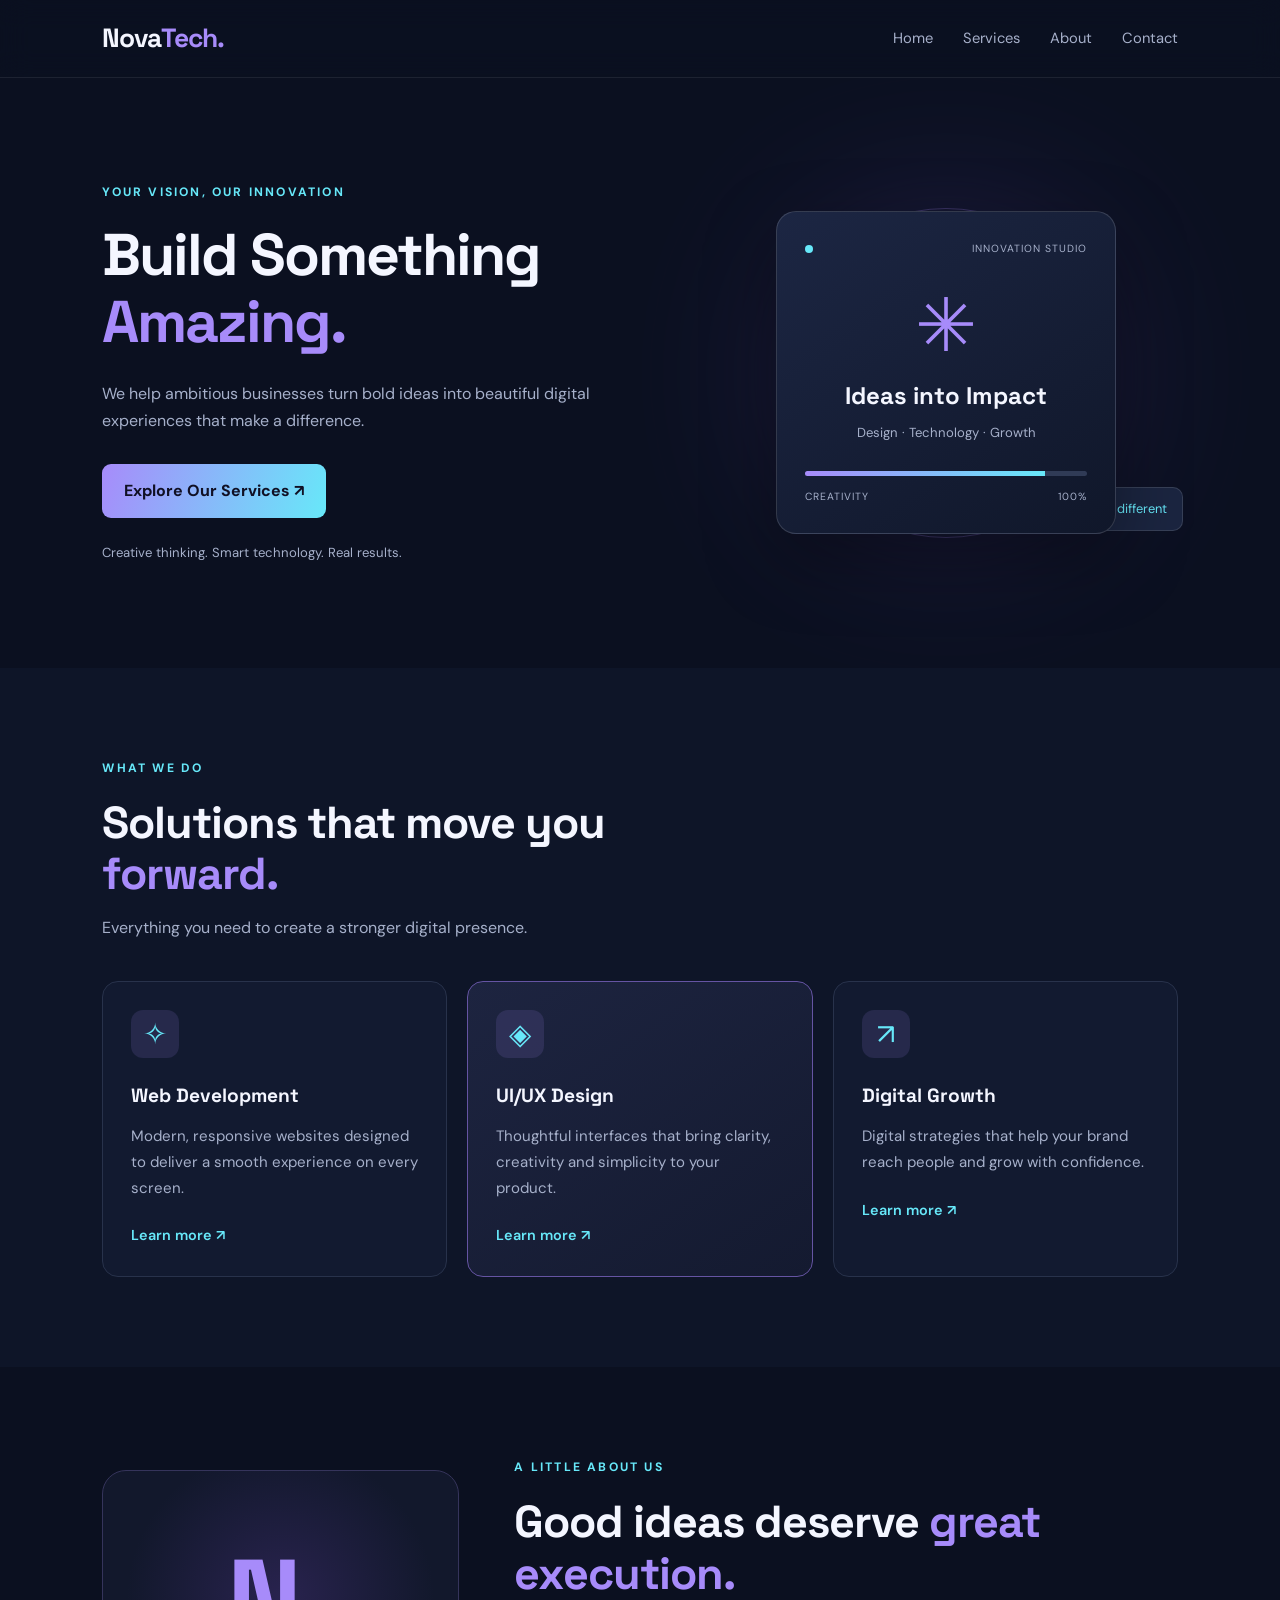
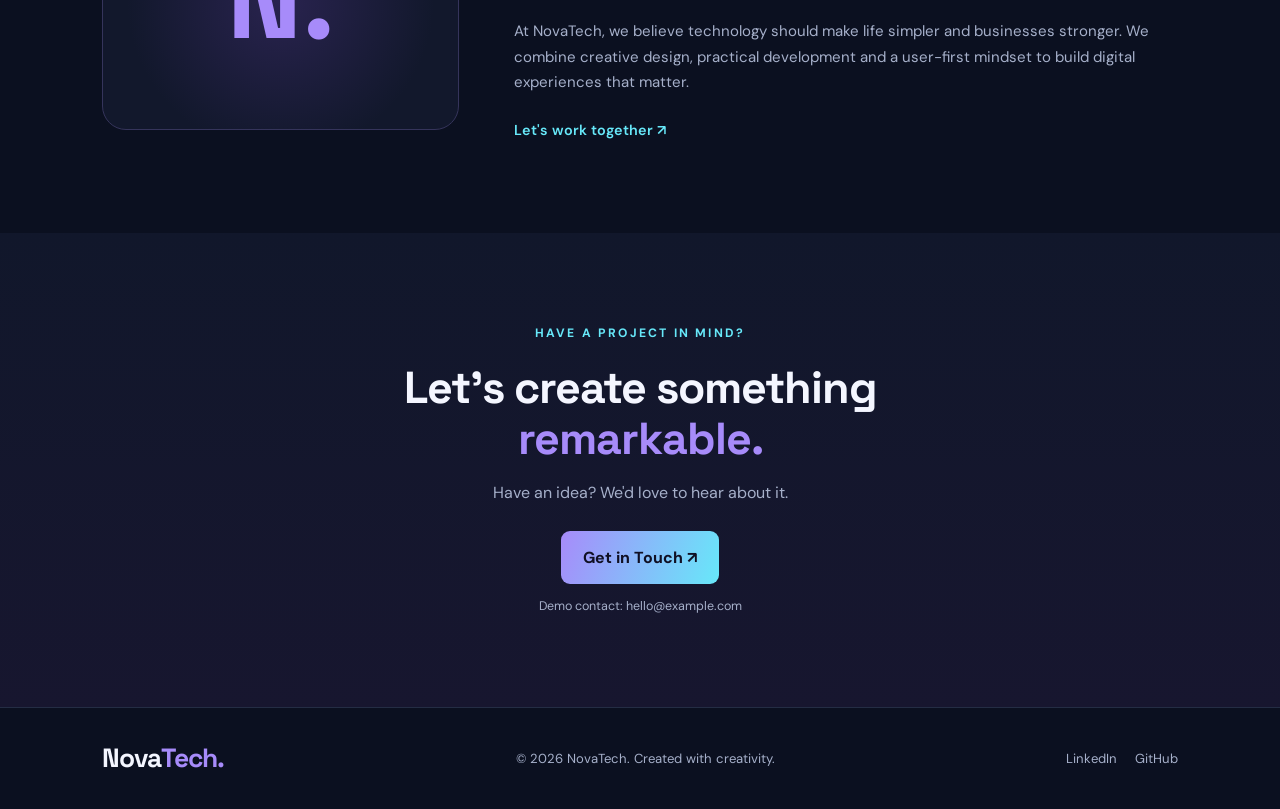
<file: WebDev-L1-LandingPage/index.html>
<!DOCTYPE html>
<html lang="en">
<head>
    <meta charset="UTF-8">
    <meta name="viewport" content="width=device-width, initial-scale=1.0">
    <meta name="description" content="NovaTech helps businesses grow with modern digital solutions.">
    <title>NovaTech | Digital Solutions</title>
    <link rel="stylesheet" href="style.css">
</head>
<body>

    <header class="navbar">
        <a href="#home" class="logo">Nova<span>Tech.</span></a>

        <nav aria-label="Main navigation">
            <a href="#home">Home</a>
            <a href="#services">Services</a>
            <a href="#about">About</a>
            <a href="#contact">Contact</a>
        </nav>
    </header>

    <main>
        <section class="hero" id="home">
            <div class="hero-content">
                <p class="eyebrow">YOUR VISION, OUR INNOVATION</p>
                <h1>Build Something <span>Amazing.</span></h1>
                <p class="hero-description">
                    We help ambitious businesses turn bold ideas into
                    beautiful digital experiences that make a difference.
                </p>
                <a href="#services" class="btn">Explore Our Services ↗</a>
                <p class="trust-text">Creative thinking. Smart technology. Real results.</p>
            </div>

            <div class="hero-visual" aria-label="Digital innovation illustration">
                <div class="orbit orbit-one"></div>
                <div class="orbit orbit-two"></div>
                <div class="glow"></div>
                <div class="visual-card">
                    <div class="card-top">
                        <span class="status-dot"></span>
                        <span>INNOVATION STUDIO</span>
                    </div>
                    <div class="visual-symbol">✳</div>
                    <h2>Ideas into Impact</h2>
                    <p>Design · Technology · Growth</p>
                    <div class="progress-line"><span></span></div>
                    <div class="visual-bottom">
                        <span>CREATIVITY</span>
                        <span>100%</span>
                    </div>
                </div>
                <div class="floating-badge">✦ Think different</div>
            </div>
        </section>

        <section class="services section" id="services">
            <div class="section-heading">
                <p class="eyebrow">WHAT WE DO</p>
                <h2>Solutions that move you <span>forward.</span></h2>
                <p>Everything you need to create a stronger digital presence.</p>
            </div>

            <div class="service-grid">
                <article class="service-card">
                    <div class="service-icon">✧</div>
                    <h3>Web Development</h3>
                    <p>Modern, responsive websites designed to deliver a smooth experience on every screen.</p>
                    <a href="#contact">Learn more ↗</a>
                </article>

                <article class="service-card featured">
                    <div class="service-icon">◈</div>
                    <h3>UI/UX Design</h3>
                    <p>Thoughtful interfaces that bring clarity, creativity and simplicity to your product.</p>
                    <a href="#contact">Learn more ↗</a>
                </article>

                <article class="service-card">
                    <div class="service-icon">↗</div>
                    <h3>Digital Growth</h3>
                    <p>Digital strategies that help your brand reach people and grow with confidence.</p>
                    <a href="#contact">Learn more ↗</a>
                </article>
            </div>
        </section>

        <section class="about section" id="about">
            <div class="about-mark">N.</div>
            <div class="about-content">
                <p class="eyebrow">A LITTLE ABOUT US</p>
                <h2>Good ideas deserve <span>great execution.</span></h2>
                <p>
                    At NovaTech, we believe technology should make life simpler
                    and businesses stronger. We combine creative design,
                    practical development and a user-first mindset to build
                    digital experiences that matter.
                </p>
                <a href="#contact" class="text-link">Let's work together ↗</a>
            </div>
        </section>

        <section class="contact section" id="contact">
            <p class="eyebrow">HAVE A PROJECT IN MIND?</p>
            <h2>Let's create something <span>remarkable.</span></h2>
            <p>Have an idea? We'd love to hear about it.</p>
            <a href="mailto:hello@example.com" class="btn">Get in Touch ↗</a>
            <p class="small-note">Demo contact: hello@example.com</p>
        </section>
    </main>

    <footer class="footer">
        <a href="#home" class="logo">Nova<span>Tech.</span></a>
        <p>© 2026 NovaTech. Created with creativity.</p>
        <div class="social-links">
            <a href="https://www.linkedin.com/" target="_blank" rel="noopener noreferrer">LinkedIn</a>
            <a href="https://github.com/" target="_blank" rel="noopener noreferrer">GitHub</a>
        </div>
    </footer>

</body>
</html>
</file>
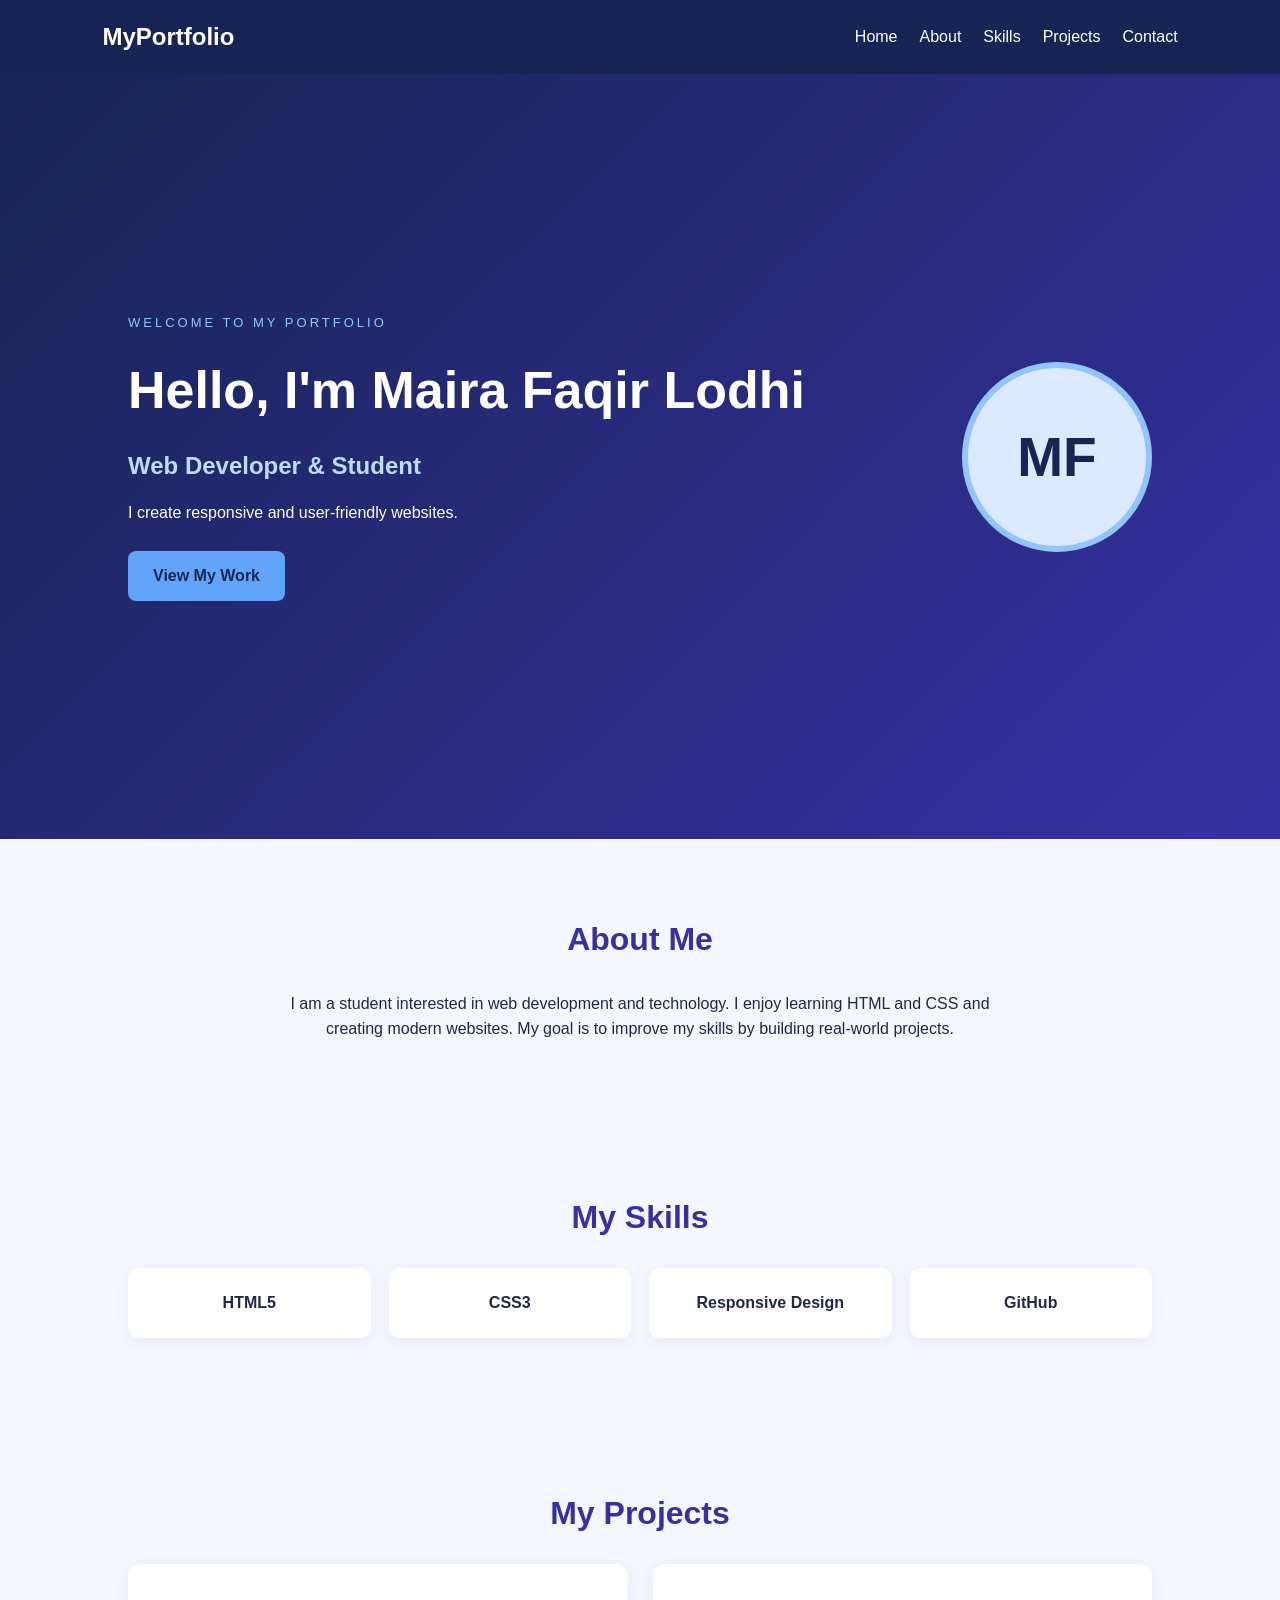
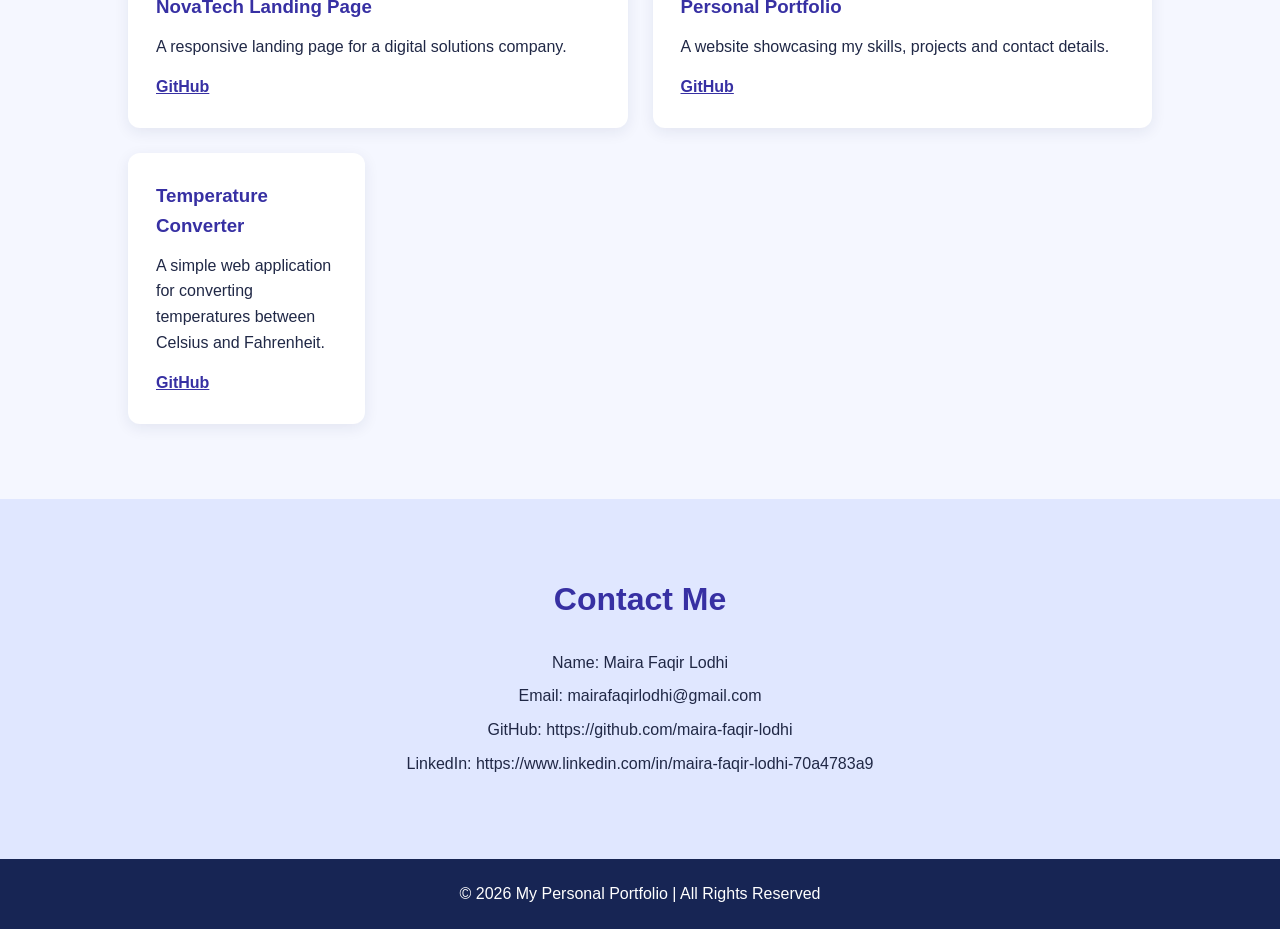
<file: WebDev-L1-Personal-Portfolio/index.html>
<!DOCTYPE html>
<html lang="en">
<head>
    <meta charset="UTF-8">
    <meta name="viewport" content="width=device-width, initial-scale=1.0">
    <title>My Personal Portfolio</title>
    <link rel="stylesheet" href="style.css">
</head>
<body>

    <header>
        <nav class="navbar">
            <h2>MyPortfolio</h2>
            <ul>
                <li><a href="#home">Home</a></li>
                <li><a href="#about">About</a></li>
                <li><a href="#skills">Skills</a></li>
                <li><a href="#projects">Projects</a></li>
                <li><a href="#contact">Contact</a></li>
            </ul>
        </nav>
    </header>

    <section id="home" class="hero">
        <div>
            <p class="welcome">WELCOME TO MY PORTFOLIO</p>
            <h1>Hello, I'm Maira Faqir Lodhi</h1>
            <h2>Web Developer & Student</h2>
            <p>I create responsive and user-friendly websites.</p>
            <a href="#projects" class="btn">View My Work</a>
        </div>
        <div class="avatar">MF</div>
    </section>

    <section id="about" class="section">
        <h2>About Me</h2>
        <p>
            I am a student interested in web development and technology.
            I enjoy learning HTML and CSS and creating modern websites.
            My goal is to improve my skills by building real-world projects.
        </p>
    </section>

    <section id="skills" class="section">
        <h2>My Skills</h2>
        <div class="skills">
            <div>HTML5</div>
            <div>CSS3</div>
            <div>Responsive Design</div>
            <div>GitHub</div>
        </div>
    </section>

    <section id="projects" class="section">
        <h2>My Projects</h2>
        <div class="project-container">
            <div class="project-card">
                <h3>NovaTech Landing Page</h3>
                <p>A responsive landing page for a digital solutions company.</p>
                <a href="https://github.com/" target="_blank">GitHub</a>
            </div>

            <div class="project-card">
                <h3>Personal Portfolio</h3>
                <p>A website showcasing my skills, projects and contact details.</p>
                <a href="https://github.com/" target="_blank">GitHub</a>
            </div>
            <div class="project-container">
            <div class="project-card">
                <h3>Temperature Converter</h3>
                <p>A simple web application for converting temperatures between Celsius and Fahrenheit.</p>
                <a href="https://github.com/" target="_blank">GitHub</a>
            </div>
        </div>
    </section>

    <section id="contact" class="section">
        <h2>Contact Me</h2>
        <p>Name: Maira Faqir Lodhi</p>
        <p>Email: mairafaqirlodhi@gmail.com</p>
        <p>GitHub: https://github.com/maira-faqir-lodhi</p>
        <p>LinkedIn: https://www.linkedin.com/in/maira-faqir-lodhi-70a4783a9</p>
    </section>

    <footer>
        <p>© 2026 My Personal Portfolio | All Rights Reserved</p>
    </footer>

</body>
</html>
</file>
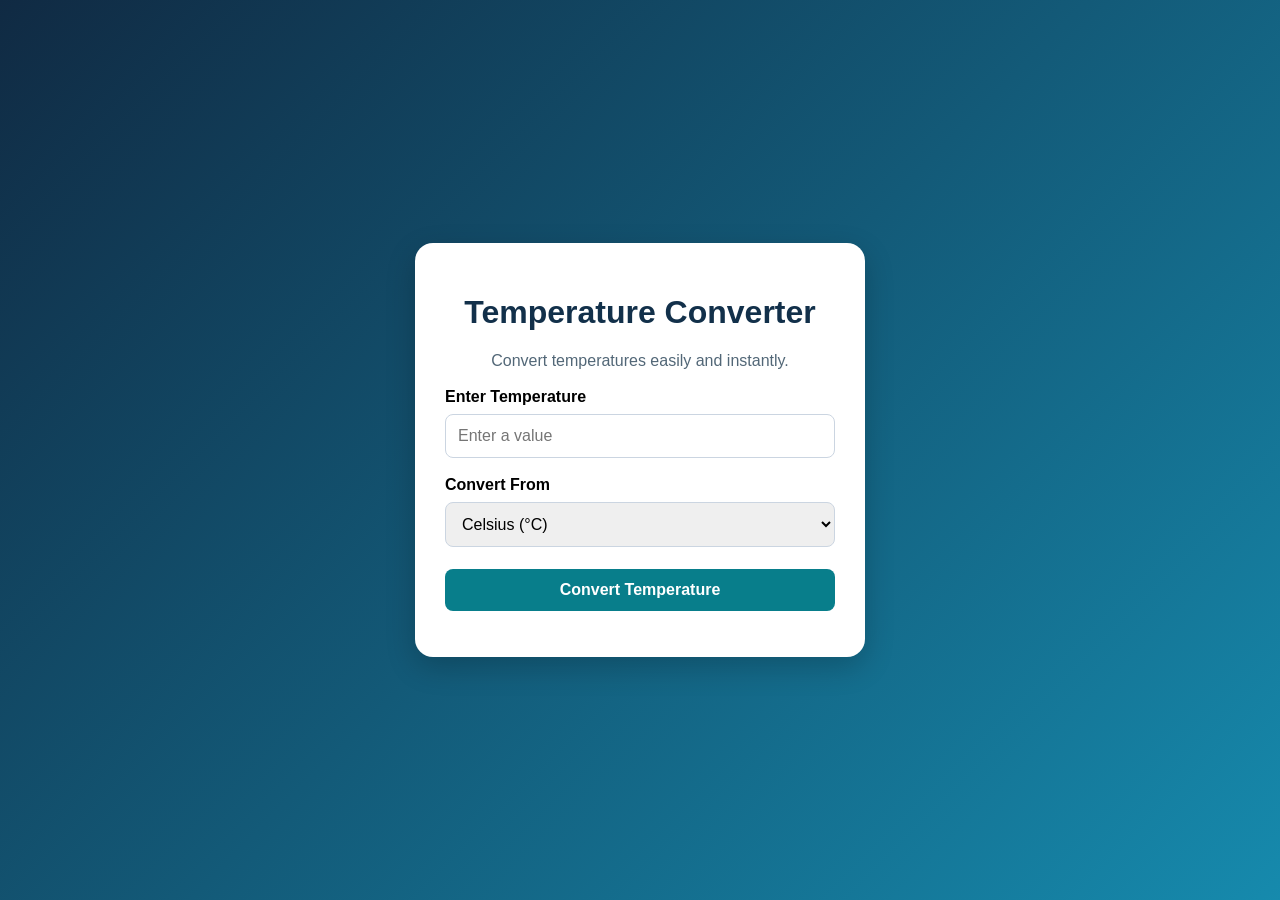
<file: WebDev-L1-Temperature-Converter/index.html>
<!DOCTYPE html>
<html lang="en">
<head>
    <meta charset="UTF-8">
    <meta name="viewport" content="width=device-width, initial-scale=1.0">
    <title>Temperature Converter</title>
    <link rel="stylesheet" href="style.css">
    <script src="script.js" defer></script>
</head>
<body>
    <main class="converter">
        <h1>Temperature Converter</h1>
        <p>Convert temperatures easily and instantly.</p>

        <label for="temperature">Enter Temperature</label>
        <input type="number" id="temperature"
               placeholder="Enter a value" step="any">

        <label for="unit">Convert From</label>
        <select id="unit">
            <option value="C">Celsius (°C)</option>
            <option value="F">Fahrenheit (°F)</option>
            <option value="K">Kelvin (K)</option>
        </select>

        <button id="convertBtn">Convert Temperature</button>

        <p id="message" role="alert"></p>

        <section id="results" aria-live="polite" hidden>
            <h2>Conversion Results</h2>
            <p id="celsius"></p>
            <p id="fahrenheit"></p>
            <p id="kelvin"></p>
        </section>
    </main>
</body>
</html>
</file>
<file: WebDev-L1-LandingPage/style.css>
@import url('https://fonts.googleapis.com/css2?family=DM+Sans:wght@400;500;600;700&family=Space+Grotesk:wght@400;500;600;700&display=swap');

:root {
    --bg: #0b1020;
    --panel: #121a30;
    --text: #f4f6ff;
    --muted: #a6b0ca;
    --accent: #a78bfa;
    --cyan: #67e8f9;
}

* {
    margin: 0;
    padding: 0;
    box-sizing: border-box;
}

html {
    scroll-behavior: smooth;
    scroll-padding-top: 90px;
}

body {
    font-family: 'DM Sans', sans-serif;
    background: var(--bg);
    color: var(--text);
    line-height: 1.7;
}

a {
    color: inherit;
    text-decoration: none;
}

.navbar {
    position: sticky;
    top: 0;
    z-index: 100;
    min-height: 76px;
    padding: 16px 8%;
    display: flex;
    align-items: center;
    justify-content: space-between;
    gap: 24px;
    background: rgba(11, 16, 32, 0.94);
    border-bottom: 1px solid rgba(255, 255, 255, 0.08);
    backdrop-filter: blur(14px);
}

.logo {
    font-family: 'Space Grotesk', sans-serif;
    font-size: 1.65rem;
    font-weight: 700;
    letter-spacing: -1px;
}

.logo span,
.hero h1 span,
.section-heading h2 span,
.about h2 span,
.contact h2 span {
    color: var(--accent);
}

.navbar nav {
    display: flex;
    align-items: center;
    gap: 30px;
}

.navbar nav a {
    color: var(--muted);
    font-size: 0.92rem;
    transition: color 0.2s ease;
}

.navbar nav a:hover,
.footer a:hover {
    color: var(--cyan);
}

.hero {
    min-height: 590px;
    padding: 90px 8%;
    display: grid;
    grid-template-columns: 1.1fr 0.9fr;
    align-items: center;
    gap: 48px;
    overflow: hidden;
}

.eyebrow {
    color: var(--cyan);
    font-size: 0.76rem;
    font-weight: 700;
    letter-spacing: 2.2px;
    margin-bottom: 18px;
}

.hero h1,
.section-heading h2,
.about h2,
.contact h2 {
    font-family: 'Space Grotesk', sans-serif;
    font-size: clamp(2.2rem, 4.6vw, 4.2rem);
    line-height: 1.15;
    letter-spacing: -2px;
}

.hero-description {
    max-width: 490px;
    color: var(--muted);
    margin: 24px 0 30px;
}

.btn {
    display: inline-block;
    padding: 13px 22px;
    border-radius: 9px;
    color: #101024;
    background: linear-gradient(110deg, var(--accent), var(--cyan));
    font-weight: 700;
    transition: transform 0.2s ease, box-shadow 0.2s ease;
}

.btn:hover {
    transform: translateY(-3px);
    box-shadow: 0 8px 30px rgba(167, 139, 250, 0.2);
}

.trust-text {
    color: var(--muted);
    font-size: 0.82rem;
    margin-top: 24px;
}

.hero-visual {
    position: relative;
    min-height: 360px;
    display: grid;
    place-items: center;
}

.glow {
    position: absolute;
    width: 260px;
    height: 260px;
    border-radius: 50%;
    background: #7855d8;
    filter: blur(100px);
    opacity: 0.35;
}

.orbit {
    position: absolute;
    width: 330px;
    height: 330px;
    border: 1px solid rgba(167, 139, 250, 0.25);
    border-radius: 50%;
}

.orbit-two {
    width: 270px;
    height: 270px;
    border-color: rgba(103, 232, 249, 0.2);
}

.visual-card {
    position: relative;
    z-index: 1;
    width: min(100%, 340px);
    padding: 28px;
    border: 1px solid rgba(255, 255, 255, 0.14);
    border-radius: 20px;
    background: linear-gradient(145deg, #1c2643, #10172a);
    box-shadow: 0 25px 70px rgba(0, 0, 0, 0.35);
}

.card-top,
.visual-bottom {
    display: flex;
    justify-content: space-between;
    align-items: center;
    gap: 8px;
    font-size: 0.65rem;
    letter-spacing: 1px;
    color: var(--muted);
}

.status-dot {
    width: 8px;
    height: 8px;
    border-radius: 50%;
    background: var(--cyan);
}

.visual-symbol {
    margin: 24px 0 6px;
    font-size: 4.6rem;
    line-height: 1.2;
    color: var(--accent);
    text-align: center;
}

.visual-card h2 {
    text-align: center;
    font-family: 'Space Grotesk', sans-serif;
    font-size: 1.5rem;
}

.visual-card > p {
    text-align: center;
    color: var(--muted);
    font-size: 0.82rem;
    margin-top: 5px;
}

.progress-line {
    height: 5px;
    margin: 26px 0 12px;
    border-radius: 9px;
    background: #303b56;
    overflow: hidden;
}

.progress-line span {
    display: block;
    width: 85%;
    height: 100%;
    background: linear-gradient(90deg, var(--accent), var(--cyan));
}

.floating-badge {
    position: absolute;
    right: -5px;
    bottom: 22px;
    padding: 10px 15px;
    border: 1px solid rgba(255, 255, 255, 0.12);
    border-radius: 10px;
    background: #1b2540;
    color: var(--cyan);
    font-size: 0.8rem;
}

.section {
    padding: 90px 8%;
}

.services {
    background: #0e1528;
}

.section-heading {
    max-width: 650px;
    margin-bottom: 40px;
}

.section-heading h2,
.about h2,
.contact h2 {
    font-size: clamp(2rem, 3.5vw, 3rem);
    letter-spacing: -1px;
}

.section-heading > p:last-child,
.contact > p:not(.eyebrow, .small-note) {
    color: var(--muted);
    margin-top: 14px;
}

.service-grid {
    display: grid;
    grid-template-columns: repeat(3, minmax(0, 1fr));
    gap: 20px;
}

.service-card {
    padding: 28px;
    border: 1px solid #28324b;
    border-radius: 16px;
    background: #121a30;
    transition: transform 0.2s ease, border-color 0.2s ease;
}

.service-card:hover {
    transform: translateY(-5px);
    border-color: var(--accent);
}

.service-card.featured {
    background: linear-gradient(145deg, #1d2440, #141a30);
    border-color: #6554a3;
}

.service-icon {
    width: 48px;
    height: 48px;
    display: grid;
    place-items: center;
    border-radius: 12px;
    background: rgba(167, 139, 250, 0.13);
    color: var(--cyan);
    font-size: 1.8rem;
    margin-bottom: 22px;
}

.service-card h3 {
    font-family: 'Space Grotesk', sans-serif;
    font-size: 1.2rem;
    margin-bottom: 12px;
}

.service-card p,
.about-content > p:not(.eyebrow) {
    color: var(--muted);
    font-size: 0.94rem;
}

.service-card a,
.text-link {
    display: inline-block;
    margin-top: 22px;
    color: var(--cyan);
    font-size: 0.9rem;
    font-weight: 600;
}

.about {
    display: grid;
    grid-template-columns: 0.7fr 1.3fr;
    align-items: center;
    gap: 55px;
}

.about-mark {
    min-height: 260px;
    display: grid;
    place-items: center;
    border: 1px solid #35345b;
    border-radius: 24px;
    background: radial-gradient(circle at center, #29234f, #12182c 70%);
    font-family: 'Space Grotesk', sans-serif;
    font-size: 7rem;
    font-weight: 700;
    color: var(--accent);
}

.about-content > p:not(.eyebrow) {
    margin-top: 20px;
}

.contact {
    text-align: center;
    background: linear-gradient(180deg, #11172b, #17162f);
}

.contact h2 {
    max-width: 720px;
    margin: 0 auto;
}

.contact .btn {
    margin-top: 25px;
}

.small-note {
    margin-top: 12px;
    color: var(--muted);
    font-size: 0.78rem;
}

.footer {
    padding: 28px 8%;
    display: flex;
    flex-wrap: wrap;
    align-items: center;
    justify-content: space-between;
    gap: 18px;
    border-top: 1px solid #242d44;
}

.footer > p,
.social-links {
    color: var(--muted);
    font-size: 0.82rem;
}

.social-links {
    display: flex;
    gap: 18px;
}

@media (max-width: 800px) {
    .hero {
        grid-template-columns: 1fr;
        padding-top: 65px;
        gap: 25px;
    }

    .hero-visual {
        min-height: 350px;
    }

    .service-grid {
        grid-template-columns: repeat(2, minmax(0, 1fr));
    }

    .about {
        grid-template-columns: 1fr;
        gap: 30px;
    }

    .about-mark {
        min-height: 180px;
    }
}

@media (max-width: 520px) {
    .navbar {
        padding: 14px 5%;
        align-items: flex-start;
        flex-direction: column;
        gap: 10px;
    }

    .navbar nav {
        width: 100%;
        gap: 18px;
        flex-wrap: wrap;
    }

    .navbar nav a {
        font-size: 0.82rem;
    }

    .hero,
    .section {
        padding: 60px 6%;
    }

    .hero h1 {
        font-size: 2.5rem;
    }

    .service-grid {
        grid-template-columns: 1fr;
    }

    .orbit {
        width: 270px;
        height: 270px;
    }

    .orbit-two {
        width: 225px;
        height: 225px;
    }

    .visual-card {
        padding: 22px;
    }

    .floating-badge {
        right: 0;
        bottom: 5px;
    }

    .footer {
        flex-direction: column;
        align-items: flex-start;
    }
}
</file>
<file: WebDev-L1-Personal-Portfolio/style.css>
/* General Styling */
* {
    margin: 0;
    padding: 0;
    box-sizing: border-box;
    scroll-behavior: smooth;
}

body {
    font-family: Arial, sans-serif;
    background: #f5f7ff;
    color: #202846;
    line-height: 1.6;
}

/* Navigation Bar */
header {
    background: #172554;
    padding: 18px 8%;
    position: sticky;
    top: 0;
    z-index: 100;
}

.navbar {
    display: flex;
    justify-content: space-between;
    align-items: center;
    gap: 20px;
}

.navbar h2 {
    color: #ffffff;
}

.navbar ul {
    display: flex;
    list-style: none;
    gap: 22px;
}

.navbar a {
    color: white;
    text-decoration: none;
    transition: color 0.3s;
}

.navbar a:hover {
    color: #93c5fd;
}

/* Hero Section */
.hero {
    min-height: 85vh;
    padding: 70px 10%;
    display: flex;
    justify-content: space-between;
    align-items: center;
    gap: 40px;
    background: linear-gradient(135deg, #172554, #3730a3);
    color: white;
}

.welcome {
    color: #93c5fd;
    letter-spacing: 3px;
    font-size: 13px;
}

.hero h1 {
    font-size: clamp(32px, 5vw, 52px);
    margin: 15px 0;
}

.hero h2 {
    color: #bfdbfe;
    margin-bottom: 15px;
}

.btn {
    display: inline-block;
    background: #60a5fa;
    color: #172554;
    padding: 12px 25px;
    margin-top: 25px;
    border-radius: 8px;
    text-decoration: none;
    font-weight: bold;
}

.btn:hover {
    background: #ffffff;
}

.avatar {
    width: 190px;
    height: 190px;
    min-width: 150px;
    border-radius: 50%;
    background: #dbeafe;
    color: #172554;
    display: flex;
    align-items: center;
    justify-content: center;
    font-size: 55px;
    font-weight: bold;
    border: 6px solid #93c5fd;
}

/* All Content Sections */
.section {
    padding: 75px 10%;
    text-align: center;
}

.section h2 {
    font-size: 32px;
    color: #3730a3;
    margin-bottom: 25px;
}

#about p {
    max-width: 750px;
    margin: auto;
}

/* Skills */
.skills {
    display: grid;
    grid-template-columns: repeat(4, 1fr);
    gap: 18px;
}

.skills div {
    padding: 22px 10px;
    background: white;
    border-radius: 10px;
    box-shadow: 0 4px 15px #17255412;
    font-weight: bold;
}

/* Projects */
.project-container {
    display: grid;
    grid-template-columns: repeat(2, 1fr);
    gap: 25px;
    text-align: left;
}

.project-card {
    background: white;
    padding: 28px;
    border-radius: 12px;
    box-shadow: 0 4px 15px #17255415;
}

.project-card h3 {
    color: #3730a3;
    margin-bottom: 12px;
}

.project-card a {
    display: inline-block;
    margin-top: 15px;
    color: #3730a3;
    font-weight: bold;
}

/* Contact */
#contact {
    background: #e0e7ff;
}

#contact p {
    margin: 8px 0;
}

/* Footer */
footer {
    text-align: center;
    padding: 22px;
    background: #172554;
    color: white;
}

/* Mobile Responsive Design */
@media (max-width: 700px) {
    .navbar {
        flex-direction: column;
    }

    .navbar ul {
        flex-wrap: wrap;
        justify-content: center;
        gap: 12px;
    }

    .hero {
        flex-direction: column-reverse;
        text-align: center;
        padding: 55px 6%;
    }

    .avatar {
        width: 150px;
        height: 150px;
        font-size: 42px;
    }

    .skills {
        grid-template-columns: repeat(2, 1fr);
    }

    .project-container {
        grid-template-columns: 1fr;
    }

    .section {
        padding: 55px 6%;
    }
}
</file>
<file: WebDev-L1-Temperature-Converter/style.css>
* {
    box-sizing: border-box;
}

body {
    margin: 0;
    min-height: 100vh;
    display: flex;
    justify-content: center;
    align-items: center;
    padding: 20px;
    font-family: Arial, sans-serif;
    background: linear-gradient(135deg, #102a43, #168aad);
}

.converter {
    width: 100%;
    max-width: 450px;
    padding: 30px;
    border-radius: 18px;
    background: white;
    box-shadow: 0 10px 30px #0003;
}

h1 {
    color: #12304a;
    text-align: center;
}

.converter > p {
    text-align: center;
    color: #526777;
}

label {
    display: block;
    margin-top: 18px;
    margin-bottom: 8px;
    font-weight: bold;
}

input, select, button {
    width: 100%;
    padding: 12px;
    border: 1px solid #cbd5e1;
    border-radius: 8px;
    font-size: 16px;
}

button {
    margin-top: 22px;
    border: none;
    background: #087e8b;
    color: white;
    font-weight: bold;
    cursor: pointer;
}

button:hover {
    background: #05616b;
}

#message {
    color: #c62828;
    font-weight: bold;
}

#results {
    margin-top: 22px;
    padding: 15px;
    border-radius: 10px;
    background: #e8f6f7;
    overflow-wrap: anywhere;
}

#results h2 {
    color: #12304a;
}

#results p {
    padding: 8px;
    border-bottom: 1px solid #cbd5e1;
}

@media (max-width: 480px) {
    .converter {
        padding: 20px;
    }

    h1 {
        font-size: 24px;
    }
}
</file>
